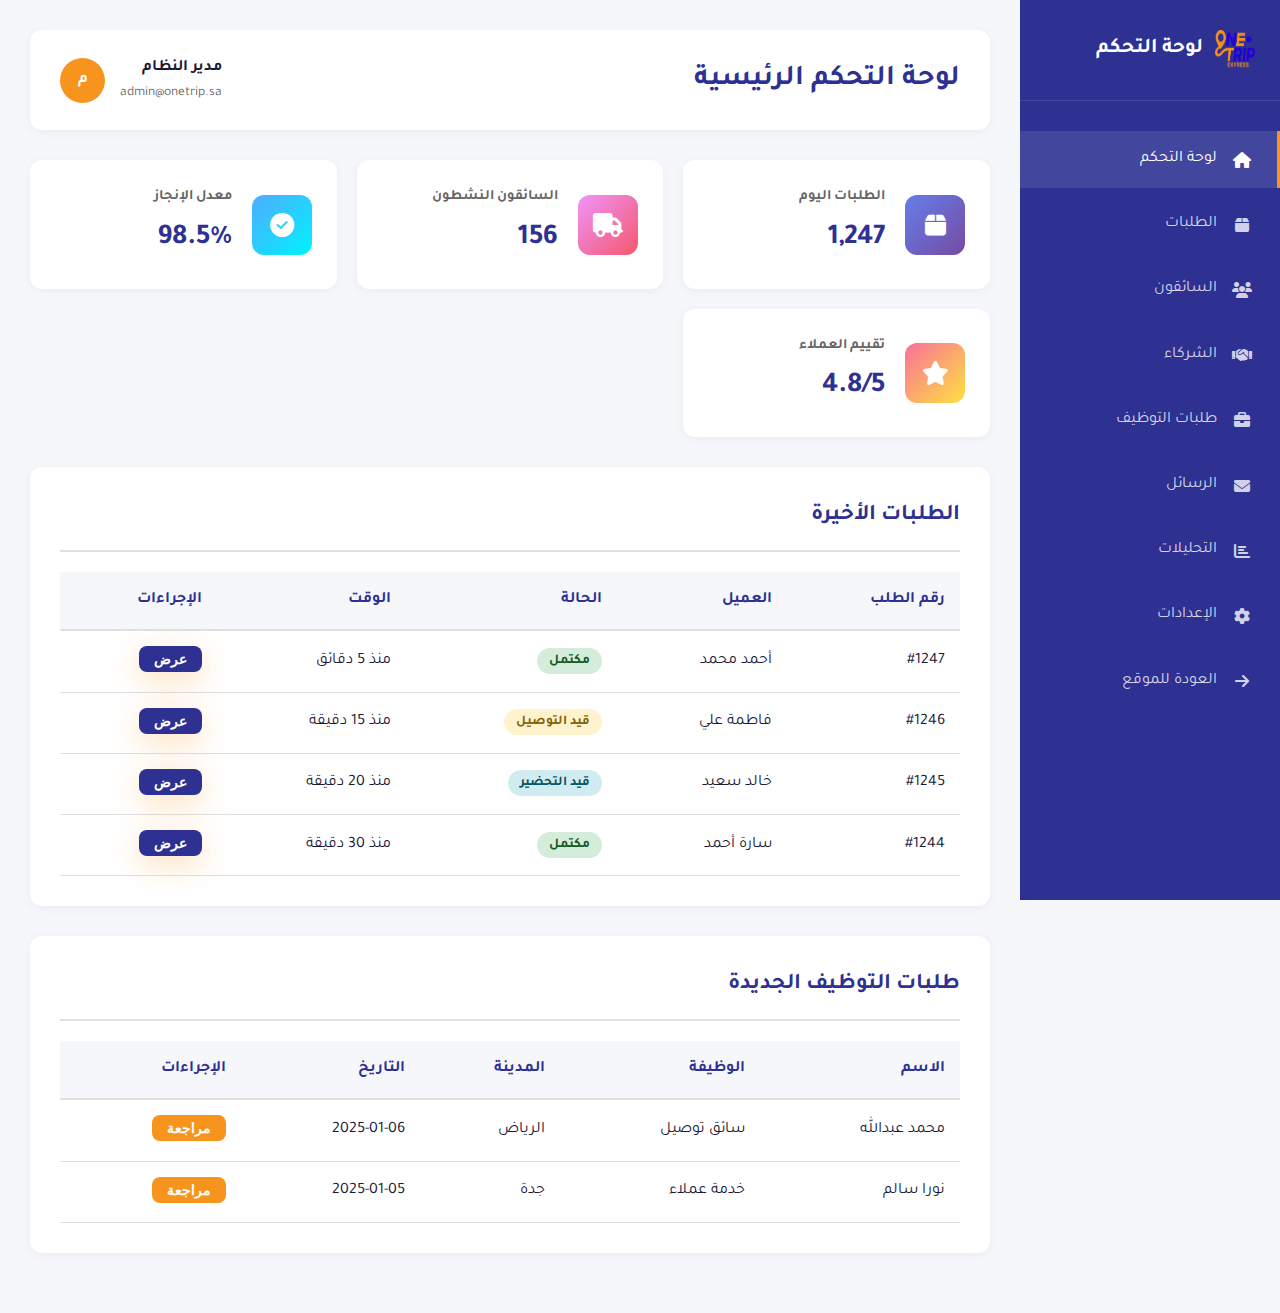
<file: admin/index.html>
<!DOCTYPE html>
<html lang="ar" dir="rtl">
<head>
    <meta charset="UTF-8">
    <meta name="viewport" content="width=device-width, initial-scale=1.0">
    <title>لوحة التحكم - OneTrip Express</title>
    <link rel="preconnect" href="https://fonts.googleapis.com">
    <link rel="preconnect" href="https://fonts.gstatic.com" crossorigin>
    <link href="https://fonts.googleapis.com/css2?family=Tajawal:wght@300;400;500;700;800;900&display=swap" rel="stylesheet">
    <link rel="stylesheet" href="https://cdnjs.cloudflare.com/ajax/libs/font-awesome/6.5.1/css/all.min.css">
    <link rel="stylesheet" href="../styles.css">
    <style>
        :root {
            --admin-primary: #2E3192;
            --admin-secondary: #F7941D;
            --admin-bg: #f5f7fa;
            --admin-card: #ffffff;
            --admin-text: #1a1a35;
            --admin-border: #e0e0e0;
        }

        * {
            margin: 0;
            padding: 0;
            box-sizing: border-box;
        }

        body {
            font-family: 'Tajawal', sans-serif;
            background: var(--admin-bg);
            color: var(--admin-text);
            direction: rtl;
        }

        .admin-container {
            display: flex;
            min-height: 100vh;
        }

        /* Sidebar */
        .sidebar {
            width: 260px;
            background: var(--admin-primary);
            color: white;
            padding: 30px 0;
            position: fixed;
            height: 100vh;
            overflow-y: auto;
        }

        .sidebar-header {
            padding: 0 25px 30px;
            border-bottom: 1px solid rgba(255,255,255,0.1);
            margin-bottom: 30px;
        }

        .sidebar-logo {
            display: flex;
            align-items: center;
            gap: 12px;
            color: white;
            text-decoration: none;
            font-size: 1.3rem;
            font-weight: 700;
        }

        .sidebar-logo img {
            width: 40px;
            height: 40px;
        }

        .sidebar-menu {
            list-style: none;
        }

        .sidebar-menu li {
            margin-bottom: 8px;
        }

        .sidebar-menu a {
            display: flex;
            align-items: center;
            gap: 15px;
            padding: 15px 25px;
            color: rgba(255,255,255,0.8);
            text-decoration: none;
            transition: all 0.3s;
            border-right: 3px solid transparent;
        }

        .sidebar-menu a:hover,
        .sidebar-menu a.active {
            background: rgba(255,255,255,0.1);
            color: white;
            border-right-color: var(--admin-secondary);
        }

        .sidebar-menu i {
            width: 20px;
            text-align: center;
        }

        /* Main Content */
        .main-content {
            flex: 1;
            margin-right: 260px;
            padding: 30px;
        }

        .admin-header {
            background: var(--admin-card);
            padding: 25px 30px;
            border-radius: 12px;
            margin-bottom: 30px;
            display: flex;
            justify-content: space-between;
            align-items: center;
            box-shadow: 0 2px 10px rgba(0,0,0,0.05);
        }

        .admin-header h1 {
            font-size: 1.8rem;
            color: var(--admin-primary);
        }

        .user-info {
            display: flex;
            align-items: center;
            gap: 15px;
        }

        .user-avatar {
            width: 45px;
            height: 45px;
            border-radius: 50%;
            background: var(--admin-secondary);
            display: flex;
            align-items: center;
            justify-content: center;
            color: white;
            font-weight: 600;
        }

        /* Stats Grid */
        .stats-grid {
            display: grid;
            grid-template-columns: repeat(auto-fit, minmax(250px, 1fr));
            gap: 20px;
            margin-bottom: 30px;
        }

        .stat-card {
            background: var(--admin-card);
            padding: 25px;
            border-radius: 12px;
            box-shadow: 0 2px 10px rgba(0,0,0,0.05);
            display: flex;
            align-items: center;
            gap: 20px;
        }

        .stat-icon {
            width: 60px;
            height: 60px;
            border-radius: 12px;
            display: flex;
            align-items: center;
            justify-content: center;
            font-size: 1.5rem;
            color: white;
        }

        .stat-icon.blue { background: linear-gradient(135deg, #667eea 0%, #764ba2 100%); }
        .stat-icon.orange { background: linear-gradient(135deg, #f093fb 0%, #f5576c 100%); }
        .stat-icon.green { background: linear-gradient(135deg, #4facfe 0%, #00f2fe 100%); }
        .stat-icon.yellow { background: linear-gradient(135deg, #fa709a 0%, #fee140 100%); }

        .stat-info h3 {
            font-size: 0.9rem;
            color: #666;
            margin-bottom: 5px;
        }

        .stat-info .stat-number {
            font-size: 1.8rem;
            font-weight: 700;
            color: var(--admin-primary);
        }

        /* Content Cards */
        .content-card {
            background: var(--admin-card);
            border-radius: 12px;
            padding: 30px;
            box-shadow: 0 2px 10px rgba(0,0,0,0.05);
            margin-bottom: 30px;
        }

        .content-card h2 {
            font-size: 1.4rem;
            color: var(--admin-primary);
            margin-bottom: 20px;
            padding-bottom: 15px;
            border-bottom: 2px solid var(--admin-border);
        }

        /* Table */
        .data-table {
            width: 100%;
            border-collapse: collapse;
        }

        .data-table th {
            background: var(--admin-bg);
            padding: 15px;
            text-align: right;
            font-weight: 600;
            color: var(--admin-primary);
            border-bottom: 2px solid var(--admin-border);
        }

        .data-table td {
            padding: 15px;
            border-bottom: 1px solid var(--admin-border);
        }

        .data-table tr:hover {
            background: var(--admin-bg);
        }

        .badge {
            padding: 6px 12px;
            border-radius: 20px;
            font-size: 0.85rem;
            font-weight: 600;
        }

        .badge-success { background: #d4edda; color: #155724; }
        .badge-warning { background: #fff3cd; color: #856404; }
        .badge-danger { background: #f8d7da; color: #721c24; }
        .badge-info { background: #d1ecf1; color: #0c5460; }

        .btn {
            padding: 10px 20px;
            border: none;
            border-radius: 8px;
            cursor: pointer;
            font-weight: 600;
            transition: all 0.3s;
            text-decoration: none;
            display: inline-block;
        }

        .btn-primary {
            background: var(--admin-primary);
            color: white;
        }

        .btn-primary:hover {
            background: #1E2062;
        }

        .btn-secondary {
            background: var(--admin-secondary);
            color: white;
        }

        .btn-secondary:hover {
            background: #E07D0A;
        }

        @media (max-width: 768px) {
            .sidebar {
                transform: translateX(100%);
                transition: transform 0.3s;
            }

            .sidebar.active {
                transform: translateX(0);
            }

            .main-content {
                margin-right: 0;
            }

            .stats-grid {
                grid-template-columns: 1fr;
            }
        }
    </style>
</head>
<body>
    <div class="admin-container">
        <!-- Sidebar -->
        <aside class="sidebar">
            <div class="sidebar-header">
                <a href="../index.html" class="sidebar-logo">
                    <img src="../assets/logo.png" alt="OneTrip">
                    <span>لوحة التحكم</span>
                </a>
            </div>
            <ul class="sidebar-menu">
                <li><a href="#dashboard" class="active"><i class="fas fa-home"></i> لوحة التحكم</a></li>
                <li><a href="#orders"><i class="fas fa-box"></i> الطلبات</a></li>
                <li><a href="#drivers"><i class="fas fa-users"></i> السائقون</a></li>
                <li><a href="#partners"><i class="fas fa-handshake"></i> الشركاء</a></li>
                <li><a href="#careers"><i class="fas fa-briefcase"></i> طلبات التوظيف</a></li>
                <li><a href="#messages"><i class="fas fa-envelope"></i> الرسائل</a></li>
                <li><a href="#analytics"><i class="fas fa-chart-bar"></i> التحليلات</a></li>
                <li><a href="#settings"><i class="fas fa-cog"></i> الإعدادات</a></li>
                <li><a href="../index.html"><i class="fas fa-arrow-right"></i> العودة للموقع</a></li>
            </ul>
        </aside>

        <!-- Main Content -->
        <main class="main-content">
            <div class="admin-header">
                <h1>لوحة التحكم الرئيسية</h1>
                <div class="user-info">
                    <div>
                        <strong>مدير النظام</strong>
                        <div style="font-size: 0.85rem; color: #666;">admin@onetrip.sa</div>
                    </div>
                    <div class="user-avatar">م</div>
                </div>
            </div>

            <!-- Stats -->
            <div class="stats-grid">
                <div class="stat-card">
                    <div class="stat-icon blue">
                        <i class="fas fa-box"></i>
                    </div>
                    <div class="stat-info">
                        <h3>الطلبات اليوم</h3>
                        <div class="stat-number">1,247</div>
                    </div>
                </div>
                <div class="stat-card">
                    <div class="stat-icon orange">
                        <i class="fas fa-truck"></i>
                    </div>
                    <div class="stat-info">
                        <h3>السائقون النشطون</h3>
                        <div class="stat-number">156</div>
                    </div>
                </div>
                <div class="stat-card">
                    <div class="stat-icon green">
                        <i class="fas fa-check-circle"></i>
                    </div>
                    <div class="stat-info">
                        <h3>معدل الإنجاز</h3>
                        <div class="stat-number">98.5%</div>
                    </div>
                </div>
                <div class="stat-card">
                    <div class="stat-icon yellow">
                        <i class="fas fa-star"></i>
                    </div>
                    <div class="stat-info">
                        <h3>تقييم العملاء</h3>
                        <div class="stat-number">4.8/5</div>
                    </div>
                </div>
            </div>

            <!-- Recent Orders -->
            <div class="content-card">
                <h2>الطلبات الأخيرة</h2>
                <table class="data-table">
                    <thead>
                        <tr>
                            <th>رقم الطلب</th>
                            <th>العميل</th>
                            <th>الحالة</th>
                            <th>الوقت</th>
                            <th>الإجراءات</th>
                        </tr>
                    </thead>
                    <tbody>
                        <tr>
                            <td>#1247</td>
                            <td>أحمد محمد</td>
                            <td><span class="badge badge-success">مكتمل</span></td>
                            <td>منذ 5 دقائق</td>
                            <td>
                                <button class="btn btn-primary" style="padding: 5px 15px; font-size: 0.85rem;">عرض</button>
                            </td>
                        </tr>
                        <tr>
                            <td>#1246</td>
                            <td>فاطمة علي</td>
                            <td><span class="badge badge-warning">قيد التوصيل</span></td>
                            <td>منذ 15 دقيقة</td>
                            <td>
                                <button class="btn btn-primary" style="padding: 5px 15px; font-size: 0.85rem;">عرض</button>
                            </td>
                        </tr>
                        <tr>
                            <td>#1245</td>
                            <td>خالد سعيد</td>
                            <td><span class="badge badge-info">قيد التحضير</span></td>
                            <td>منذ 20 دقيقة</td>
                            <td>
                                <button class="btn btn-primary" style="padding: 5px 15px; font-size: 0.85rem;">عرض</button>
                            </td>
                        </tr>
                        <tr>
                            <td>#1244</td>
                            <td>سارة أحمد</td>
                            <td><span class="badge badge-success">مكتمل</span></td>
                            <td>منذ 30 دقيقة</td>
                            <td>
                                <button class="btn btn-primary" style="padding: 5px 15px; font-size: 0.85rem;">عرض</button>
                            </td>
                        </tr>
                    </tbody>
                </table>
            </div>

            <!-- Job Applications -->
            <div class="content-card">
                <h2>طلبات التوظيف الجديدة</h2>
                <table class="data-table">
                    <thead>
                        <tr>
                            <th>الاسم</th>
                            <th>الوظيفة</th>
                            <th>المدينة</th>
                            <th>التاريخ</th>
                            <th>الإجراءات</th>
                        </tr>
                    </thead>
                    <tbody>
                        <tr>
                            <td>محمد عبدالله</td>
                            <td>سائق توصيل</td>
                            <td>الرياض</td>
                            <td>2025-01-06</td>
                            <td>
                                <button class="btn btn-secondary" style="padding: 5px 15px; font-size: 0.85rem;">مراجعة</button>
                            </td>
                        </tr>
                        <tr>
                            <td>نورا سالم</td>
                            <td>خدمة عملاء</td>
                            <td>جدة</td>
                            <td>2025-01-05</td>
                            <td>
                                <button class="btn btn-secondary" style="padding: 5px 15px; font-size: 0.85rem;">مراجعة</button>
                            </td>
                        </tr>
                    </tbody>
                </table>
            </div>
        </main>
    </div>

    <script>
        // Sidebar toggle for mobile
        document.querySelectorAll('.sidebar-menu a').forEach(link => {
            link.addEventListener('click', function(e) {
                if (this.getAttribute('href').startsWith('#')) {
                    e.preventDefault();
                    document.querySelectorAll('.sidebar-menu a').forEach(a => a.classList.remove('active'));
                    this.classList.add('active');
                }
            });
        });
    </script>
</body>
</html>
</file>
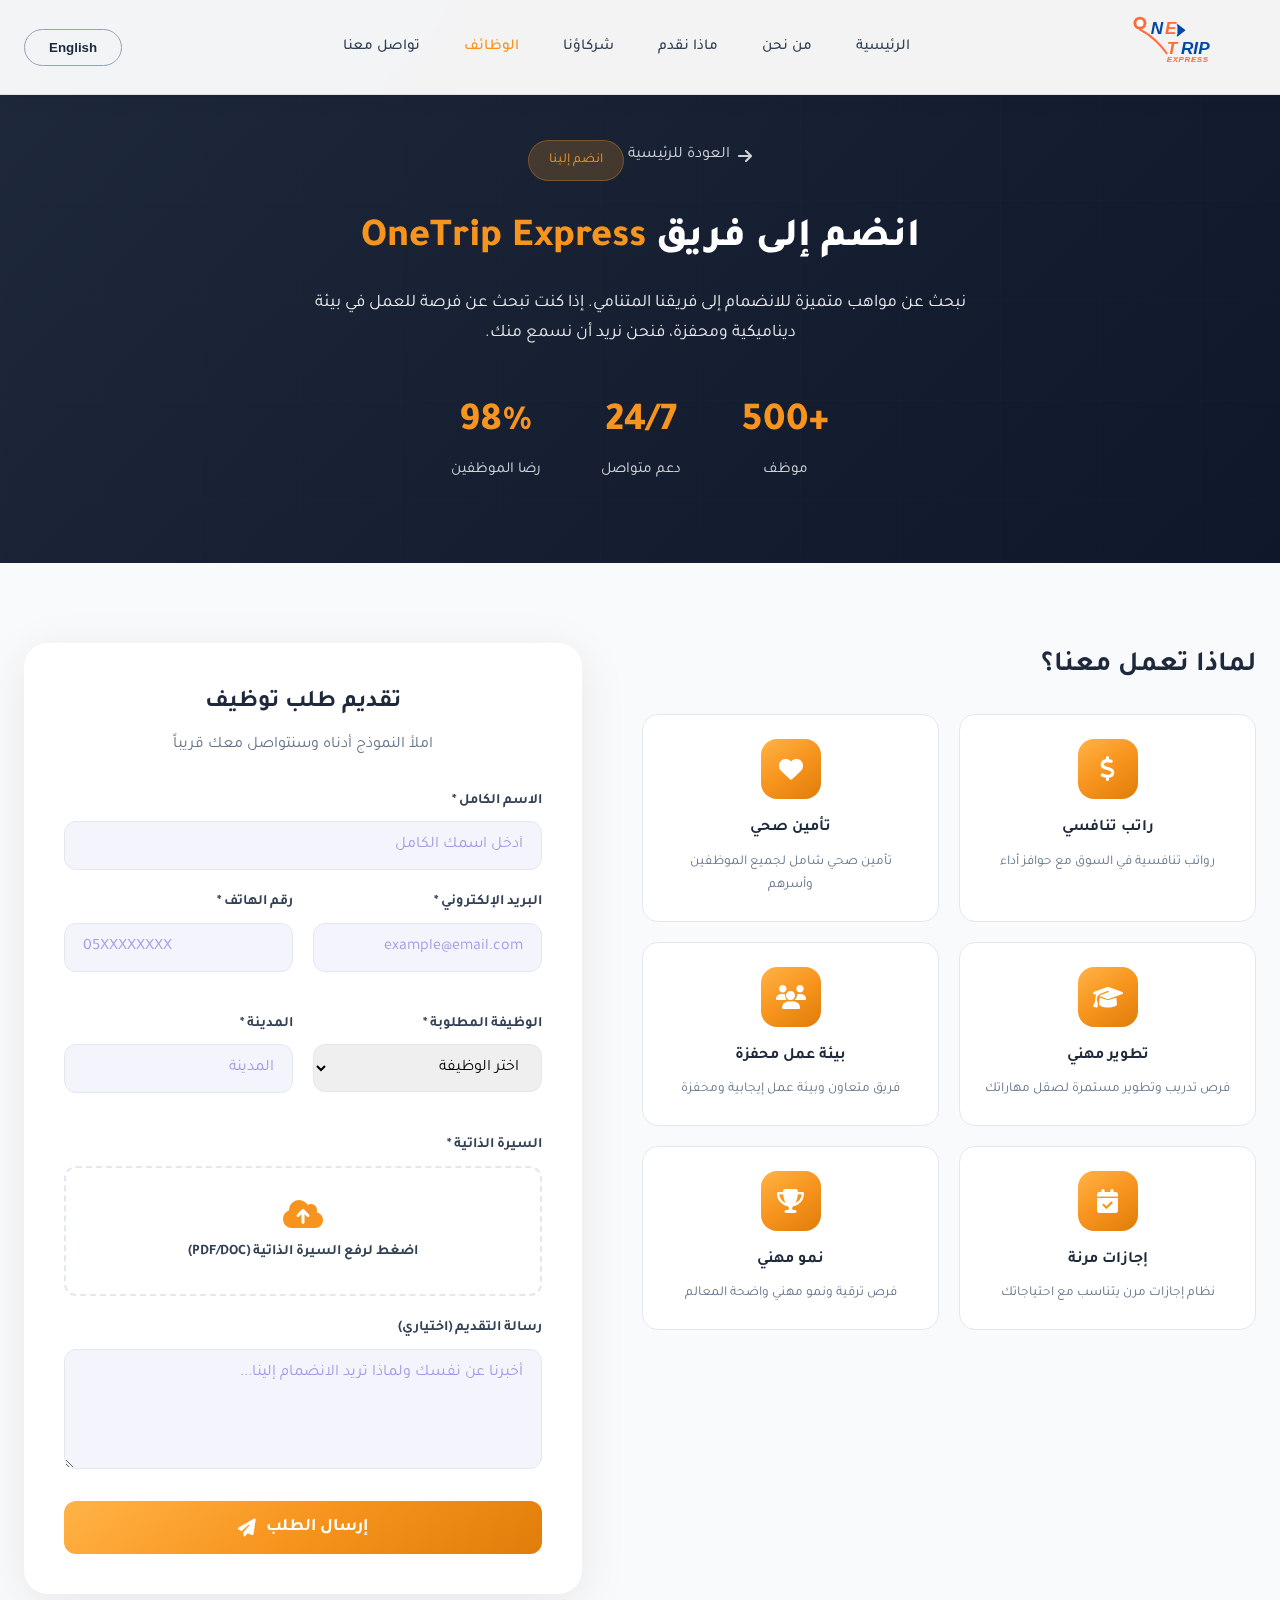
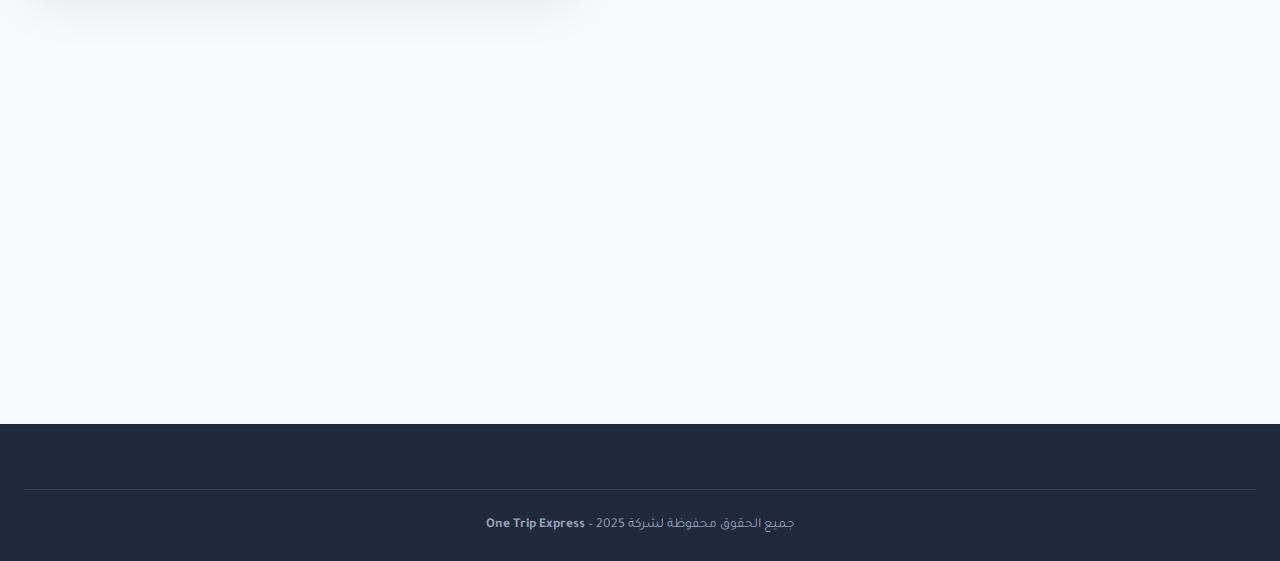
<file: careers.html>
<!DOCTYPE html>
<html lang="ar" dir="rtl">
<head>
    <meta charset="UTF-8">
    <meta name="viewport" content="width=device-width, initial-scale=1.0">
    <title>الوظائف | One Trip Express</title>
    <meta name="description" content="انضم إلى فريق One Trip Express - وظائف متاحة في مجال التوصيل والخدمات اللوجستية">
    
    <link rel="preconnect" href="https://fonts.googleapis.com">
    <link rel="preconnect" href="https://fonts.gstatic.com" crossorigin>
    <link href="https://fonts.googleapis.com/css2?family=Tajawal:wght@300;400;500;600;700;800;900&family=Inter:wght@300;400;500;600;700;800;900&display=swap" rel="stylesheet">
    <link rel="stylesheet" href="https://cdnjs.cloudflare.com/ajax/libs/font-awesome/6.5.1/css/all.min.css">
    <link href="https://unpkg.com/aos@2.3.1/dist/aos.css" rel="stylesheet">
    <link rel="stylesheet" href="styles.css?v=2026.01.08.fix2">
    <style>
        .careers-page-hero {
            background: linear-gradient(135deg, #1E293B 0%, #0F172A 100%);
            padding: 140px 0 80px;
            position: relative;
            overflow: hidden;
        }
        
        .careers-page-hero-bg {
            position: absolute;
            inset: 0;
            background: url('data:image/svg+xml,<svg width="100" height="100" xmlns="http://www.w3.org/2000/svg"><defs><pattern id="grid" width="100" height="100" patternUnits="userSpaceOnUse"><path d="M 100 0 L 0 0 0 100" fill="none" stroke="rgba(247,148,29,0.05)" stroke-width="1"/></pattern></defs><rect width="100%" height="100%" fill="url(%23grid)"/></svg>');
            opacity: 0.3;
        }
        
        .careers-page-hero-content {
            position: relative;
            z-index: 1;
            text-align: center;
            color: white;
        }
        
        .careers-page-hero-badge {
            display: inline-block;
            padding: 8px 20px;
            background: rgba(247, 148, 29, 0.2);
            border: 1px solid rgba(247, 148, 29, 0.3);
            border-radius: 9999px;
            font-size: 0.85rem;
            color: #F7941D;
            margin-bottom: 24px;
        }
        
        .careers-page-hero-title {
            font-size: 2.5rem;
            font-weight: 800;
            margin-bottom: 16px;
        }
        
        .careers-page-hero-title .highlight {
            color: #F7941D;
        }
        
        .careers-page-hero-desc {
            font-size: 1.1rem;
            opacity: 0.9;
            max-width: 700px;
            margin: 0 auto 40px;
        }
        
        .careers-stats {
            display: flex;
            justify-content: center;
            gap: 60px;
        }
        
        .careers-stat-item {
            text-align: center;
        }
        
        .careers-stat-item .number {
            font-size: 2.5rem;
            font-weight: 800;
            color: #F7941D;
        }
        
        .careers-stat-item .label {
            font-size: 0.95rem;
            opacity: 0.8;
        }
        
        .careers-page-section {
            padding: 80px 0;
            background: #F8FAFC;
        }
        
        .careers-page-grid {
            display: grid;
            grid-template-columns: 1.1fr 1fr;
            gap: 60px;
            align-items: start;
        }
        
        .back-link {
            display: inline-flex;
            align-items: center;
            gap: 8px;
            color: white;
            text-decoration: none;
            margin-bottom: 20px;
            opacity: 0.8;
            transition: opacity 0.3s;
        }
        
        .back-link:hover {
            opacity: 1;
        }
        
        /* Benefits Section */
        .benefits-section h2 {
            font-size: 1.75rem;
            color: #1E293B;
            margin-bottom: 24px;
        }
        
        .benefits-grid {
            display: grid;
            grid-template-columns: repeat(2, 1fr);
            gap: 20px;
            margin-bottom: 50px;
        }
        
        .benefit-card {
            background: white;
            border: 1px solid #E2E8F0;
            border-radius: 16px;
            padding: 24px;
            text-align: center;
            transition: all 0.3s ease;
        }
        
        .benefit-card:hover {
            border-color: #F7941D;
            transform: translateY(-5px);
            box-shadow: 0 10px 30px rgba(247, 148, 29, 0.1);
        }
        
        .benefit-card-icon {
            width: 60px;
            height: 60px;
            background: linear-gradient(145deg, #FFB347 0%, #F7941D 50%, #E07D0A 100%);
            border-radius: 16px;
            display: flex;
            align-items: center;
            justify-content: center;
            margin: 0 auto 16px;
            color: white;
            font-size: 1.5rem;
        }
        
        .benefit-card h4 {
            font-size: 1rem;
            color: #1E293B;
            margin-bottom: 8px;
        }
        
        .benefit-card p {
            font-size: 0.85rem;
            color: #64748B;
        }
        
        /* Positions Section */
        .positions-section h3 {
            font-size: 1.5rem;
            color: #1E293B;
            margin-bottom: 24px;
        }
        
        .positions-grid {
            display: grid;
            grid-template-columns: repeat(2, 1fr);
            gap: 16px;
        }
        
        .position-card {
            background: white;
            border: 1px solid #E2E8F0;
            border-radius: 12px;
            padding: 20px;
            text-align: center;
            transition: all 0.3s ease;
        }
        
        .position-card:hover {
            border-color: #F7941D;
            background: rgba(247, 148, 29, 0.02);
        }
        
        .position-icon {
            width: 50px;
            height: 50px;
            background: linear-gradient(145deg, #FFB347 0%, #F7941D 50%, #E07D0A 100%);
            border-radius: 12px;
            display: flex;
            align-items: center;
            justify-content: center;
            margin: 0 auto 12px;
            color: white;
            font-size: 1.25rem;
        }
        
        .position-card h4 {
            font-size: 0.95rem;
            color: #1E293B;
            margin-bottom: 4px;
        }
        
        .position-card p {
            font-size: 0.8rem;
            color: #64748B;
        }
        
        /* Form Section */
        .careers-form-card {
            background: white;
            border-radius: 24px;
            padding: 40px;
            box-shadow: 0 10px 50px rgba(0,0,0,0.08);
            position: sticky;
            top: 100px;
        }
        
        .careers-form-card h3 {
            font-size: 1.5rem;
            color: #1E293B;
            margin-bottom: 8px;
            text-align: center;
        }
        
        .careers-form-card .form-subtitle {
            text-align: center;
            color: #64748B;
            margin-bottom: 30px;
        }
        
        .form-row {
            margin-bottom: 20px;
        }
        
        .form-row.two-cols {
            display: grid;
            grid-template-columns: 1fr 1fr;
            gap: 20px;
        }
        
        .form-group label {
            display: block;
            margin-bottom: 8px;
            font-weight: 600;
            color: #334155;
            font-size: 0.9rem;
        }
        
        .form-group input,
        .form-group select,
        .form-group textarea {
            width: 100%;
            padding: 14px 18px;
            border: 1px solid #E2E8F0;
            border-radius: 12px;
            font-family: inherit;
            font-size: 1rem;
            transition: all 0.3s ease;
        }
        
        .form-group input:focus,
        .form-group select:focus,
        .form-group textarea:focus {
            outline: none;
            border-color: #F7941D;
            box-shadow: 0 0 0 3px rgba(247, 148, 29, 0.1);
        }
        
        .file-upload {
            border: 2px dashed #E2E8F0;
            border-radius: 12px;
            padding: 30px;
            text-align: center;
            cursor: pointer;
            transition: all 0.3s ease;
        }
        
        .file-upload:hover {
            border-color: #F7941D;
            background: rgba(247, 148, 29, 0.02);
        }
        
        .file-upload i {
            font-size: 2rem;
            color: #F7941D;
            margin-bottom: 10px;
        }
        
        .file-upload input {
            display: none;
        }
        
        .submit-btn {
            width: 100%;
            padding: 16px;
            background: linear-gradient(145deg, #FFB347 0%, #F7941D 50%, #E07D0A 100%);
            color: white;
            border: none;
            border-radius: 12px;
            font-size: 1.1rem;
            font-weight: 600;
            cursor: pointer;
            display: flex;
            align-items: center;
            justify-content: center;
            gap: 10px;
            transition: all 0.3s ease;
            font-family: inherit;
        }
        
        .submit-btn:hover {
            transform: translateY(-3px);
            box-shadow: 0 10px 30px rgba(247, 148, 29, 0.4);
        }
        
        @media (max-width: 1024px) {
            .careers-page-grid {
                grid-template-columns: 1fr;
            }
            
            .careers-form-card {
                position: static;
            }
        }
        
        @media (max-width: 768px) {
            .careers-page-hero-title {
                font-size: 1.75rem;
            }
            
            .careers-stats {
                flex-direction: column;
                gap: 25px;
            }
            
            .benefits-grid,
            .positions-grid,
            .form-row.two-cols {
                grid-template-columns: 1fr;
            }
        }
    </style>
</head>
<body>
    <!-- Navigation -->
    <nav class="nav scrolled" id="nav">
        <div class="nav-container">
            <a href="index.html" class="nav-logo">
                <img src="assets/logo.svg" alt="One Trip Express">
            </a>
            <div class="nav-menu" id="navMenu">
                <a href="index.html" class="nav-link" data-ar="الرئيسية" data-en="Home">الرئيسية</a>
                <a href="index.html#about" class="nav-link" data-ar="من نحن" data-en="About">من نحن</a>
                <a href="index.html#services" class="nav-link" data-ar="ماذا نقدم" data-en="Services">ماذا نقدم</a>
                <a href="index.html#partners" class="nav-link" data-ar="شركاؤنا" data-en="Partners">شركاؤنا</a>
                <a href="careers.html" class="nav-link active" data-ar="الوظائف" data-en="Careers">الوظائف</a>
                <a href="index.html#contact" class="nav-link" data-ar="تواصل معنا" data-en="Contact">تواصل معنا</a>
            </div>
            <div class="nav-actions">
                <button class="lang-btn" id="langBtn" onclick="toggleLanguage()">English</button>
                <button class="nav-toggle" onclick="toggleNav()">
                    <span></span><span></span><span></span>
                </button>
            </div>
        </div>
    </nav>

    <!-- Careers Hero -->
    <section class="careers-page-hero">
        <div class="careers-page-hero-bg"></div>
        <div class="container">
            <div class="careers-page-hero-content" data-aos="fade-up">
                <a href="index.html" class="back-link">
                    <i class="fas fa-arrow-right"></i>
                    <span data-ar="العودة للرئيسية" data-en="Back to Home">العودة للرئيسية</span>
                </a>
                <span class="careers-page-hero-badge" data-ar="انضم إلينا" data-en="Join Us">انضم إلينا</span>
                <h1 class="careers-page-hero-title" data-ar="انضم إلى فريق <span class='highlight'>OneTrip Express</span>" data-en="Join the <span class='highlight'>OneTrip Express</span> Team">انضم إلى فريق <span class="highlight">OneTrip Express</span></h1>
                <p class="careers-page-hero-desc" data-ar="نبحث عن مواهب متميزة للانضمام إلى فريقنا المتنامي. إذا كنت تبحث عن فرصة للعمل في بيئة ديناميكية ومحفزة، فنحن نريد أن نسمع منك." data-en="We are looking for exceptional talents to join our growing team. If you're looking for an opportunity to work in a dynamic and stimulating environment, we want to hear from you.">
                    نبحث عن مواهب متميزة للانضمام إلى فريقنا المتنامي. إذا كنت تبحث عن فرصة للعمل في بيئة ديناميكية ومحفزة، فنحن نريد أن نسمع منك.
                </p>
                
                <div class="careers-stats">
                    <div class="careers-stat-item">
                        <div class="number">+500</div>
                        <div class="label" data-ar="موظف" data-en="Employees">موظف</div>
                    </div>
                    <div class="careers-stat-item">
                        <div class="number">24/7</div>
                        <div class="label" data-ar="دعم متواصل" data-en="Support">دعم متواصل</div>
                    </div>
                    <div class="careers-stat-item">
                        <div class="number">98%</div>
                        <div class="label" data-ar="رضا الموظفين" data-en="Employee Satisfaction">رضا الموظفين</div>
                    </div>
                </div>
            </div>
        </div>
    </section>

    <!-- Careers Section -->
    <section class="careers-page-section">
        <div class="container">
            <div class="careers-page-grid">
                <!-- Left Side -->
                <div class="careers-left-content">
                    <div class="benefits-section" data-aos="fade-right">
                        <h2 data-ar="لماذا تعمل معنا؟" data-en="Why Work With Us?">لماذا تعمل معنا؟</h2>
                        
                        <div class="benefits-grid">
                            <div class="benefit-card">
                                <div class="benefit-card-icon"><i class="fas fa-dollar-sign"></i></div>
                                <h4 data-ar="راتب تنافسي" data-en="Competitive Salary">راتب تنافسي</h4>
                                <p data-ar="رواتب تنافسية في السوق مع حوافز أداء" data-en="Competitive market salaries with performance incentives">رواتب تنافسية في السوق مع حوافز أداء</p>
                            </div>
                            
                            <div class="benefit-card">
                                <div class="benefit-card-icon"><i class="fas fa-heart"></i></div>
                                <h4 data-ar="تأمين صحي" data-en="Health Insurance">تأمين صحي</h4>
                                <p data-ar="تأمين صحي شامل لجميع الموظفين وأسرهم" data-en="Comprehensive health insurance for all employees">تأمين صحي شامل لجميع الموظفين وأسرهم</p>
                            </div>
                            
                            <div class="benefit-card">
                                <div class="benefit-card-icon"><i class="fas fa-graduation-cap"></i></div>
                                <h4 data-ar="تطوير مهني" data-en="Professional Development">تطوير مهني</h4>
                                <p data-ar="فرص تدريب وتطوير مستمرة لصقل مهاراتك" data-en="Continuous training and development opportunities">فرص تدريب وتطوير مستمرة لصقل مهاراتك</p>
                            </div>
                            
                            <div class="benefit-card">
                                <div class="benefit-card-icon"><i class="fas fa-users"></i></div>
                                <h4 data-ar="بيئة عمل محفزة" data-en="Great Work Environment">بيئة عمل محفزة</h4>
                                <p data-ar="فريق متعاون وبيئة عمل إيجابية ومحفزة" data-en="Collaborative team and positive work environment">فريق متعاون وبيئة عمل إيجابية ومحفزة</p>
                            </div>
                            
                            <div class="benefit-card">
                                <div class="benefit-card-icon"><i class="fas fa-calendar-check"></i></div>
                                <h4 data-ar="إجازات مرنة" data-en="Flexible Leave">إجازات مرنة</h4>
                                <p data-ar="نظام إجازات مرن يتناسب مع احتياجاتك" data-en="Flexible leave system that suits your needs">نظام إجازات مرن يتناسب مع احتياجاتك</p>
                            </div>
                            
                            <div class="benefit-card">
                                <div class="benefit-card-icon"><i class="fas fa-trophy"></i></div>
                                <h4 data-ar="نمو مهني" data-en="Career Growth">نمو مهني</h4>
                                <p data-ar="فرص ترقية ونمو مهني واضحة المعالم" data-en="Clear promotion and career growth opportunities">فرص ترقية ونمو مهني واضحة المعالم</p>
                            </div>
                        </div>
                    </div>
                    
                    <div class="positions-section" data-aos="fade-right" data-aos-delay="200">
                        <h3 data-ar="الوظائف المتاحة حالياً" data-en="Currently Available Positions">الوظائف المتاحة حالياً</h3>
                        
                        <div class="positions-grid">
                            <div class="position-card">
                                <div class="position-icon"><i class="fas fa-truck"></i></div>
                                <h4 data-ar="سائق توصيل" data-en="Delivery Driver">سائق توصيل</h4>
                                <p data-ar="نبحث عن سائقين محترفين" data-en="Looking for professional drivers">نبحث عن سائقين محترفين</p>
                            </div>
                            
                            <div class="position-card">
                                <div class="position-icon"><i class="fas fa-headset"></i></div>
                                <h4 data-ar="خدمة عملاء" data-en="Customer Service">خدمة عملاء</h4>
                                <p data-ar="للدعم الفني والمساعدة" data-en="For technical support">للدعم الفني والمساعدة</p>
                            </div>
                            
                            <div class="position-card">
                                <div class="position-icon"><i class="fas fa-clipboard-check"></i></div>
                                <h4 data-ar="مشرف عمليات" data-en="Operations Supervisor">مشرف عمليات</h4>
                                <p data-ar="إدارة العمليات اليومية" data-en="Manage daily operations">إدارة العمليات اليومية</p>
                            </div>
                            
                            <div class="position-card">
                                <div class="position-icon"><i class="fas fa-code"></i></div>
                                <h4 data-ar="مطور برمجيات" data-en="Software Developer">مطور برمجيات</h4>
                                <p data-ar="تطوير الأنظمة والتطبيقات" data-en="Develop systems and apps">تطوير الأنظمة والتطبيقات</p>
                            </div>
                            
                            <div class="position-card">
                                <div class="position-icon"><i class="fas fa-calculator"></i></div>
                                <h4 data-ar="محاسب" data-en="Accountant">محاسب</h4>
                                <p data-ar="إدارة الحسابات المالية" data-en="Manage financial accounts">إدارة الحسابات المالية</p>
                            </div>
                            
                            <div class="position-card">
                                <div class="position-icon"><i class="fas fa-user-tie"></i></div>
                                <h4 data-ar="مدير مبيعات" data-en="Sales Manager">مدير مبيعات</h4>
                                <p data-ar="تطوير الأعمال والمبيعات" data-en="Business development">تطوير الأعمال والمبيعات</p>
                            </div>
                        </div>
                    </div>
                </div>
                
                <!-- Right Side: Form -->
                <div class="careers-form-card" data-aos="fade-left">
                    <h3 data-ar="تقديم طلب توظيف" data-en="Submit Job Application">تقديم طلب توظيف</h3>
                    <p class="form-subtitle" data-ar="املأ النموذج أدناه وسنتواصل معك قريباً" data-en="Fill out the form below and we'll contact you soon">املأ النموذج أدناه وسنتواصل معك قريباً</p>
                    
                    <form id="careersForm">
                        <div class="form-row">
                            <div class="form-group">
                                <label data-ar="الاسم الكامل *" data-en="Full Name *">الاسم الكامل *</label>
                                <input type="text" name="fullName" required placeholder="أدخل اسمك الكامل">
                            </div>
                        </div>
                        
                        <div class="form-row two-cols">
                            <div class="form-group">
                                <label data-ar="البريد الإلكتروني *" data-en="Email *">البريد الإلكتروني *</label>
                                <input type="email" name="email" required placeholder="example@email.com">
                            </div>
                            <div class="form-group">
                                <label data-ar="رقم الهاتف *" data-en="Phone *">رقم الهاتف *</label>
                                <input type="tel" name="phone" required placeholder="05XXXXXXXX">
                            </div>
                        </div>
                        
                        <div class="form-row two-cols">
                            <div class="form-group">
                                <label data-ar="الوظيفة المطلوبة *" data-en="Desired Position *">الوظيفة المطلوبة *</label>
                                <select name="position" required>
                                    <option value="" data-ar="اختر الوظيفة" data-en="Select Position">اختر الوظيفة</option>
                                    <option value="driver" data-ar="سائق توصيل" data-en="Delivery Driver">سائق توصيل</option>
                                    <option value="customer-service" data-ar="خدمة عملاء" data-en="Customer Service">خدمة عملاء</option>
                                    <option value="operations" data-ar="مشرف عمليات" data-en="Operations Supervisor">مشرف عمليات</option>
                                    <option value="developer" data-ar="مطور برمجيات" data-en="Software Developer">مطور برمجيات</option>
                                    <option value="accountant" data-ar="محاسب" data-en="Accountant">محاسب</option>
                                    <option value="sales" data-ar="مدير مبيعات" data-en="Sales Manager">مدير مبيعات</option>
                                    <option value="other" data-ar="أخرى" data-en="Other">أخرى</option>
                                </select>
                            </div>
                            <div class="form-group">
                                <label data-ar="المدينة *" data-en="City *">المدينة *</label>
                                <input type="text" name="city" required placeholder="المدينة">
                            </div>
                        </div>
                        
                        <div class="form-row">
                            <div class="form-group">
                                <label data-ar="السيرة الذاتية *" data-en="Resume *">السيرة الذاتية *</label>
                                <label class="file-upload" for="resumeFile">
                                    <i class="fas fa-cloud-upload-alt"></i>
                                    <p data-ar="اضغط لرفع السيرة الذاتية (PDF/DOC)" data-en="Click to upload resume (PDF/DOC)">اضغط لرفع السيرة الذاتية (PDF/DOC)</p>
                                    <input type="file" id="resumeFile" name="resume" accept=".pdf,.doc,.docx" required>
                                </label>
                                <span id="fileName" style="color: #64748B; font-size: 0.85rem; margin-top: 8px; display: block;"></span>
                            </div>
                        </div>
                        
                        <div class="form-row">
                            <div class="form-group">
                                <label data-ar="رسالة التقديم (اختياري)" data-en="Cover Letter (Optional)">رسالة التقديم (اختياري)</label>
                                <textarea name="coverLetter" rows="4" placeholder="أخبرنا عن نفسك ولماذا تريد الانضمام إلينا..."></textarea>
                            </div>
                        </div>
                        
                        <button type="submit" class="submit-btn">
                            <span data-ar="إرسال الطلب" data-en="Submit Application">إرسال الطلب</span>
                            <i class="fas fa-paper-plane"></i>
                        </button>
                    </form>
                </div>
            </div>
        </div>
    </section>

    <!-- Footer -->
    <footer class="footer">
        <div class="container">
            <div class="footer-bottom">
                <p data-ar="جميع الحقوق محفوظة لشركة" data-en="All rights reserved to">جميع الحقوق محفوظة لشركة <strong>One Trip Express</strong> – 2025</p>
            </div>
        </div>
    </footer>

    <script src="https://unpkg.com/aos@2.3.1/dist/aos.js"></script>
    <script>
        AOS.init({
            duration: 800,
            easing: 'ease-out-cubic',
            once: true
        });
        
        // Language Toggle
        function toggleLanguage() {
            const html = document.documentElement;
            const isArabic = html.lang === 'ar';
            
            html.lang = isArabic ? 'en' : 'ar';
            html.dir = isArabic ? 'ltr' : 'rtl';
            document.getElementById('langBtn').textContent = isArabic ? 'العربية' : 'English';
            
            document.querySelectorAll('[data-ar][data-en]').forEach(el => {
                el.textContent = isArabic ? el.dataset.en : el.dataset.ar;
                if (el.placeholder) {
                    el.placeholder = isArabic ? el.dataset.en : el.dataset.ar;
                }
            });
            
            document.querySelectorAll('[data-ar]').forEach(el => {
                if (el.innerHTML.includes('<span')) {
                    el.innerHTML = isArabic ? el.dataset.en : el.dataset.ar;
                }
            });
        }
        
        // Nav Toggle
        function toggleNav() {
            document.getElementById('navMenu').classList.toggle('active');
        }
        
        // File Upload
        document.getElementById('resumeFile').addEventListener('change', function() {
            const fileName = this.files[0] ? this.files[0].name : '';
            document.getElementById('fileName').textContent = fileName;
        });
        
        // Form Submit
        document.getElementById('careersForm').addEventListener('submit', function(e) {
            e.preventDefault();
            const isArabic = document.documentElement.lang === 'ar';
            alert(isArabic ? 'تم إرسال طلبك بنجاح! سيتم التواصل معك قريباً.' : 'Your application has been submitted! We will contact you soon.');
            this.reset();
            document.getElementById('fileName').textContent = '';
        });
    </script>
</body>
</html>
</file>
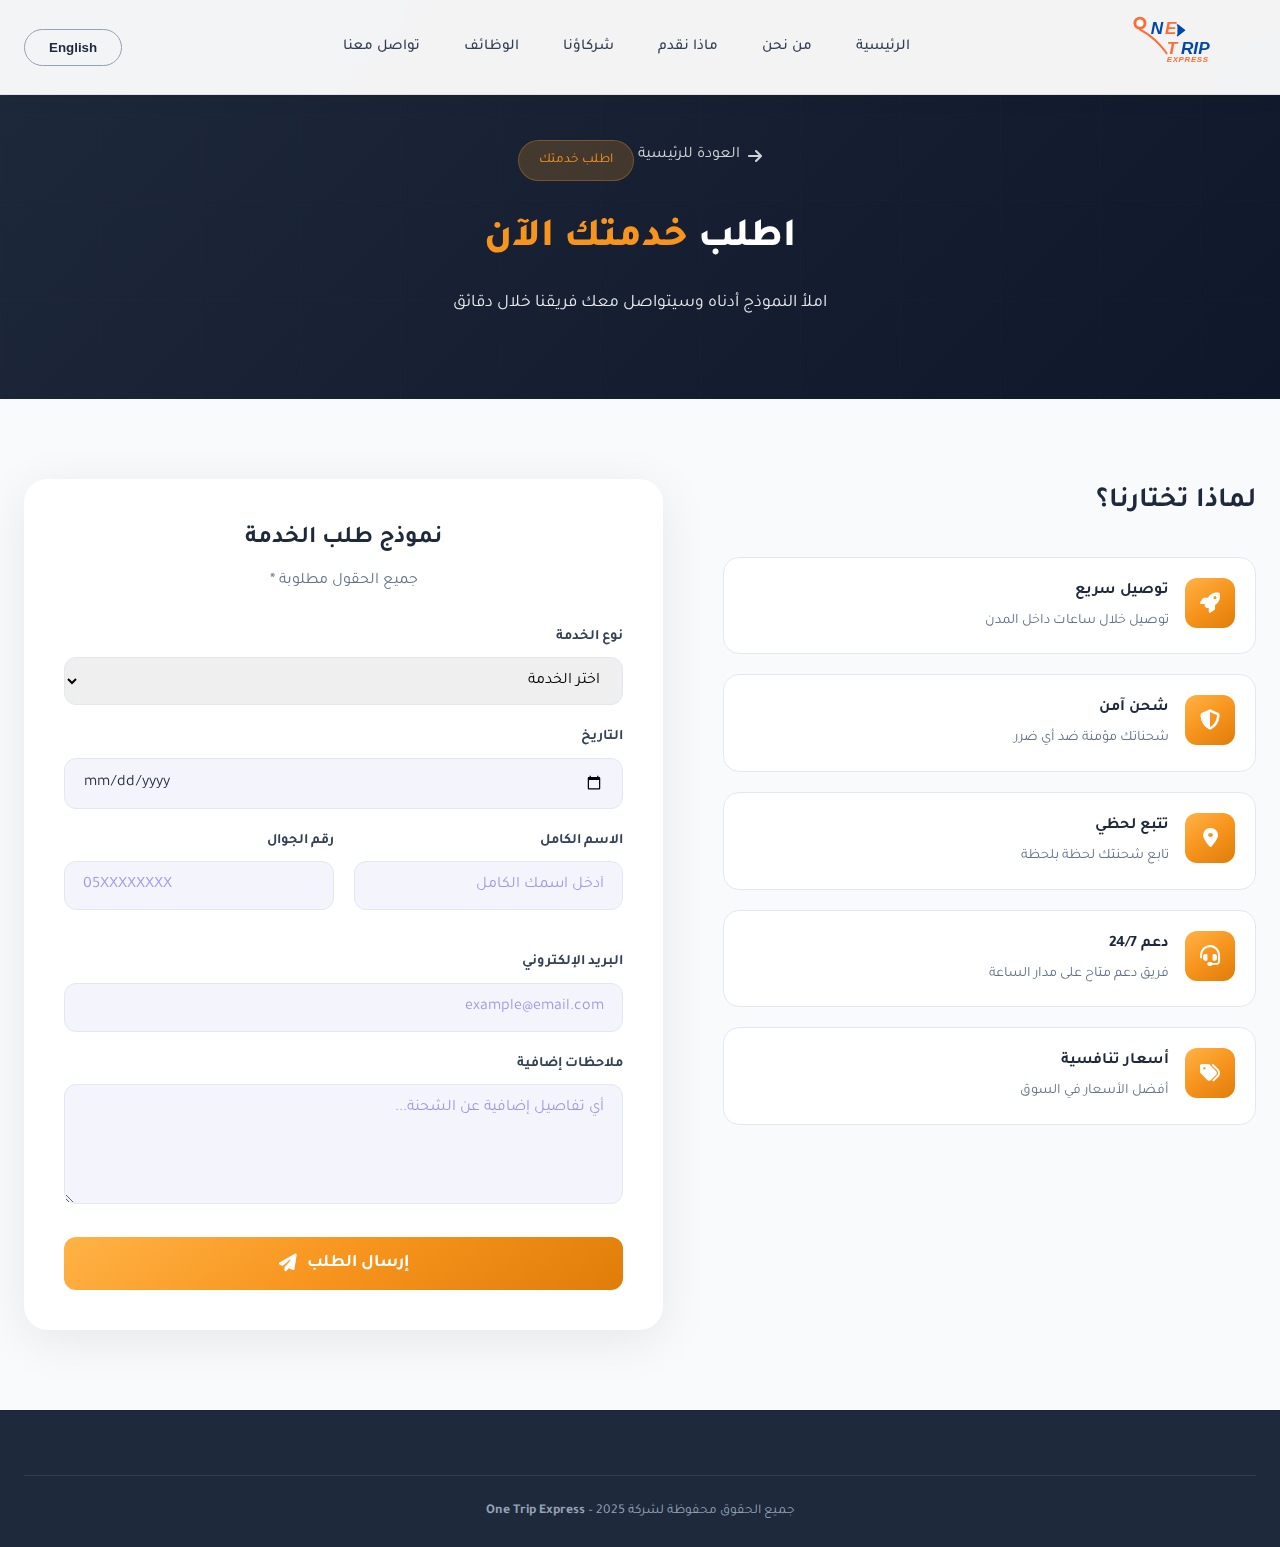
<file: order.html>
<!DOCTYPE html>
<html lang="ar" dir="rtl">
<head>
    <meta charset="UTF-8">
    <meta name="viewport" content="width=device-width, initial-scale=1.0">
    <title>اطلب خدمتك | One Trip Express</title>
    <meta name="description" content="اطلب خدمة التوصيل من One Trip Express - توصيل سريع وآمن داخل المملكة">
    
    <link rel="preconnect" href="https://fonts.googleapis.com">
    <link rel="preconnect" href="https://fonts.gstatic.com" crossorigin>
    <link href="https://fonts.googleapis.com/css2?family=Tajawal:wght@300;400;500;600;700;800;900&family=Inter:wght@300;400;500;600;700;800;900&display=swap" rel="stylesheet">
    <link rel="stylesheet" href="https://cdnjs.cloudflare.com/ajax/libs/font-awesome/6.5.1/css/all.min.css">
    <link href="https://unpkg.com/aos@2.3.1/dist/aos.css" rel="stylesheet">
    <link rel="stylesheet" href="styles.css?v=2026.01.08.fix2">
    <style>
        .page-hero {
            background: linear-gradient(135deg, #1E293B 0%, #0F172A 100%);
            padding: 140px 0 80px;
            position: relative;
            overflow: hidden;
        }
        
        .page-hero-bg {
            position: absolute;
            inset: 0;
            background: url('data:image/svg+xml,<svg width="100" height="100" xmlns="http://www.w3.org/2000/svg"><defs><pattern id="grid" width="100" height="100" patternUnits="userSpaceOnUse"><path d="M 100 0 L 0 0 0 100" fill="none" stroke="rgba(247,148,29,0.05)" stroke-width="1"/></pattern></defs><rect width="100%" height="100%" fill="url(%23grid)"/></svg>');
            opacity: 0.3;
        }
        
        .page-hero-content {
            position: relative;
            z-index: 1;
            text-align: center;
            color: white;
        }
        
        .page-hero-badge {
            display: inline-block;
            padding: 8px 20px;
            background: rgba(247, 148, 29, 0.2);
            border: 1px solid rgba(247, 148, 29, 0.3);
            border-radius: 9999px;
            font-size: 0.85rem;
            color: #F7941D;
            margin-bottom: 24px;
        }
        
        .page-hero-title {
            font-size: 2.5rem;
            font-weight: 800;
            margin-bottom: 16px;
        }
        
        .page-hero-title .highlight {
            color: #F7941D;
        }
        
        .page-hero-desc {
            font-size: 1.1rem;
            opacity: 0.9;
            max-width: 600px;
            margin: 0 auto;
        }
        
        .order-page-section {
            padding: 80px 0;
            background: #F8FAFC;
        }
        
        .order-page-grid {
            display: grid;
            grid-template-columns: 1fr 1.2fr;
            gap: 60px;
            align-items: start;
        }
        
        .order-benefits h2 {
            font-size: 1.75rem;
            margin-bottom: 30px;
            color: #1E293B;
        }
        
        .benefit-list {
            display: flex;
            flex-direction: column;
            gap: 20px;
        }
        
        .benefit-item {
            display: flex;
            align-items: start;
            gap: 16px;
            padding: 20px;
            background: white;
            border-radius: 16px;
            border: 1px solid #E2E8F0;
            transition: all 0.3s ease;
        }
        
        .benefit-item:hover {
            border-color: #F7941D;
            transform: translateX(-5px);
            box-shadow: 0 10px 30px rgba(247, 148, 29, 0.1);
        }
        
        .benefit-icon {
            width: 50px;
            height: 50px;
            background: linear-gradient(145deg, #FFB347 0%, #F7941D 50%, #E07D0A 100%);
            border-radius: 12px;
            display: flex;
            align-items: center;
            justify-content: center;
            color: white;
            font-size: 1.25rem;
            flex-shrink: 0;
        }
        
        .benefit-content h4 {
            font-size: 1rem;
            color: #1E293B;
            margin-bottom: 4px;
        }
        
        .benefit-content p {
            font-size: 0.9rem;
            color: #64748B;
        }
        
        .order-form-card {
            background: white;
            border-radius: 24px;
            padding: 40px;
            box-shadow: 0 10px 50px rgba(0,0,0,0.08);
        }
        
        .order-form-card h3 {
            font-size: 1.5rem;
            color: #1E293B;
            margin-bottom: 8px;
            text-align: center;
        }
        
        .order-form-card .form-subtitle {
            text-align: center;
            color: #64748B;
            margin-bottom: 30px;
        }
        
        .form-row {
            margin-bottom: 20px;
        }
        
        .form-row.two-cols {
            display: grid;
            grid-template-columns: 1fr 1fr;
            gap: 20px;
        }
        
        .form-group label {
            display: block;
            margin-bottom: 8px;
            font-weight: 600;
            color: #334155;
            font-size: 0.9rem;
        }
        
        .form-group input,
        .form-group select,
        .form-group textarea {
            width: 100%;
            padding: 14px 18px;
            border: 1px solid #E2E8F0;
            border-radius: 12px;
            font-family: inherit;
            font-size: 1rem;
            transition: all 0.3s ease;
        }
        
        .form-group input:focus,
        .form-group select:focus,
        .form-group textarea:focus {
            outline: none;
            border-color: #F7941D;
            box-shadow: 0 0 0 3px rgba(247, 148, 29, 0.1);
        }
        
        .submit-btn {
            width: 100%;
            padding: 16px;
            background: linear-gradient(145deg, #FFB347 0%, #F7941D 50%, #E07D0A 100%);
            color: white;
            border: none;
            border-radius: 12px;
            font-size: 1.1rem;
            font-weight: 600;
            cursor: pointer;
            display: flex;
            align-items: center;
            justify-content: center;
            gap: 10px;
            transition: all 0.3s ease;
            font-family: inherit;
        }
        
        .submit-btn:hover {
            transform: translateY(-3px);
            box-shadow: 0 10px 30px rgba(247, 148, 29, 0.4);
        }
        
        .back-link {
            display: inline-flex;
            align-items: center;
            gap: 8px;
            color: white;
            text-decoration: none;
            margin-bottom: 20px;
            opacity: 0.8;
            transition: opacity 0.3s;
        }
        
        .back-link:hover {
            opacity: 1;
        }
        
        @media (max-width: 768px) {
            .order-page-grid {
                grid-template-columns: 1fr;
            }
            
            .form-row.two-cols {
                grid-template-columns: 1fr;
            }
            
            .page-hero-title {
                font-size: 1.75rem;
            }
        }
    </style>
</head>
<body>
    <!-- Navigation -->
    <nav class="nav scrolled" id="nav">
        <div class="nav-container">
            <a href="index.html" class="nav-logo">
                <img src="assets/logo.svg" alt="One Trip Express">
            </a>
            <div class="nav-menu" id="navMenu">
                <a href="index.html" class="nav-link" data-ar="الرئيسية" data-en="Home">الرئيسية</a>
                <a href="index.html#about" class="nav-link" data-ar="من نحن" data-en="About">من نحن</a>
                <a href="index.html#services" class="nav-link" data-ar="ماذا نقدم" data-en="Services">ماذا نقدم</a>
                <a href="index.html#partners" class="nav-link" data-ar="شركاؤنا" data-en="Partners">شركاؤنا</a>
                <a href="careers.html" class="nav-link" data-ar="الوظائف" data-en="Careers">الوظائف</a>
                <a href="index.html#contact" class="nav-link" data-ar="تواصل معنا" data-en="Contact">تواصل معنا</a>
            </div>
            <div class="nav-actions">
                <button class="lang-btn" id="langBtn" onclick="toggleLanguage()">English</button>
                <button class="nav-toggle" onclick="toggleNav()">
                    <span></span><span></span><span></span>
                </button>
            </div>
        </div>
    </nav>

    <!-- Page Hero -->
    <section class="page-hero">
        <div class="page-hero-bg"></div>
        <div class="container">
            <div class="page-hero-content" data-aos="fade-up">
                <a href="index.html" class="back-link">
                    <i class="fas fa-arrow-right"></i>
                    <span data-ar="العودة للرئيسية" data-en="Back to Home">العودة للرئيسية</span>
                </a>
                <span class="page-hero-badge" data-ar="اطلب خدمتك" data-en="Request Service">اطلب خدمتك</span>
                <h1 class="page-hero-title" data-ar="اطلب <span class='highlight'>خدمتك الآن</span>" data-en="Request Your <span class='highlight'>Service Now</span>">اطلب <span class="highlight">خدمتك الآن</span></h1>
                <p class="page-hero-desc" data-ar="املأ النموذج أدناه وسيتواصل معك فريقنا خلال دقائق" data-en="Fill out the form below and our team will contact you within minutes">
                    املأ النموذج أدناه وسيتواصل معك فريقنا خلال دقائق
                </p>
            </div>
        </div>
    </section>

    <!-- Order Form Section -->
    <section class="order-page-section">
        <div class="container">
            <div class="order-page-grid">
                <div class="order-benefits" data-aos="fade-right">
                    <h2 data-ar="لماذا تختارنا؟" data-en="Why Choose Us?">لماذا تختارنا؟</h2>
                    
                    <div class="benefit-list">
                        <div class="benefit-item">
                            <div class="benefit-icon"><i class="fas fa-rocket"></i></div>
                            <div class="benefit-content">
                                <h4 data-ar="توصيل سريع" data-en="Fast Delivery">توصيل سريع</h4>
                                <p data-ar="توصيل خلال ساعات داخل المدن" data-en="Delivery within hours inside cities">توصيل خلال ساعات داخل المدن</p>
                            </div>
                        </div>
                        
                        <div class="benefit-item">
                            <div class="benefit-icon"><i class="fas fa-shield-halved"></i></div>
                            <div class="benefit-content">
                                <h4 data-ar="شحن آمن" data-en="Safe Shipping">شحن آمن</h4>
                                <p data-ar="شحناتك مؤمنة ضد أي ضرر" data-en="Your shipments are insured against damage">شحناتك مؤمنة ضد أي ضرر</p>
                            </div>
                        </div>
                        
                        <div class="benefit-item">
                            <div class="benefit-icon"><i class="fas fa-location-dot"></i></div>
                            <div class="benefit-content">
                                <h4 data-ar="تتبع لحظي" data-en="Live Tracking">تتبع لحظي</h4>
                                <p data-ar="تابع شحنتك لحظة بلحظة" data-en="Track your shipment in real-time">تابع شحنتك لحظة بلحظة</p>
                            </div>
                        </div>
                        
                        <div class="benefit-item">
                            <div class="benefit-icon"><i class="fas fa-headset"></i></div>
                            <div class="benefit-content">
                                <h4 data-ar="دعم 24/7" data-en="24/7 Support">دعم 24/7</h4>
                                <p data-ar="فريق دعم متاح على مدار الساعة" data-en="Support team available around the clock">فريق دعم متاح على مدار الساعة</p>
                            </div>
                        </div>
                        
                        <div class="benefit-item">
                            <div class="benefit-icon"><i class="fas fa-tags"></i></div>
                            <div class="benefit-content">
                                <h4 data-ar="أسعار تنافسية" data-en="Competitive Prices">أسعار تنافسية</h4>
                                <p data-ar="أفضل الأسعار في السوق" data-en="Best prices in the market">أفضل الأسعار في السوق</p>
                            </div>
                        </div>
                    </div>
                </div>
                
                <div class="order-form-card" data-aos="fade-left">
                    <h3 data-ar="نموذج طلب الخدمة" data-en="Service Request Form">نموذج طلب الخدمة</h3>
                    <p class="form-subtitle" data-ar="جميع الحقول مطلوبة *" data-en="All fields are required *">جميع الحقول مطلوبة *</p>
                    
                    <form id="orderForm">
                        <div class="form-row">
                            <div class="form-group">
                                <label data-ar="نوع الخدمة" data-en="Service Type">نوع الخدمة</label>
                                <select name="serviceType" required>
                                    <option value="" data-ar="اختر الخدمة" data-en="Select Service">اختر الخدمة</option>
                                    <option value="fast" data-ar="توصيل سريع (داخل المدينة)" data-en="Fast Delivery (Same City)">توصيل سريع (داخل المدينة)</option>
                                    <option value="shipping" data-ar="شحن داخلي (بين المدن)" data-en="Internal Shipping (Between Cities)">شحن داخلي (بين المدن)</option>
                                    <option value="business" data-ar="خدمات شركات" data-en="Business Solutions">خدمات شركات</option>
                                    <option value="fleet" data-ar="إدارة أساطيل" data-en="Fleet Management">إدارة أساطيل</option>
                                </select>
                            </div>
                        </div>
                        
                        <div class="form-row">
                            <div class="form-group">
                                <label data-ar="التاريخ" data-en="Date">التاريخ</label>
                                <input type="date" name="date" required>
                            </div>
                        </div>
                        
                        <div class="form-row two-cols">
                            <div class="form-group">
                                <label data-ar="الاسم الكامل" data-en="Full Name">الاسم الكامل</label>
                                <input type="text" name="name" required placeholder="أدخل اسمك الكامل">
                            </div>
                            <div class="form-group">
                                <label data-ar="رقم الجوال" data-en="Phone Number">رقم الجوال</label>
                                <input type="tel" name="phone" required placeholder="05XXXXXXXX">
                            </div>
                        </div>
                        
                        <div class="form-row">
                            <div class="form-group">
                                <label data-ar="البريد الإلكتروني" data-en="Email">البريد الإلكتروني</label>
                                <input type="email" name="email" placeholder="example@email.com">
                            </div>
                        </div>
                        
                        <div class="form-row">
                            <div class="form-group">
                                <label data-ar="ملاحظات إضافية" data-en="Additional Notes">ملاحظات إضافية</label>
                                <textarea name="notes" rows="4" placeholder="أي تفاصيل إضافية عن الشحنة..."></textarea>
                            </div>
                        </div>
                        
                        <button type="submit" class="submit-btn">
                            <span data-ar="إرسال الطلب" data-en="Submit Request">إرسال الطلب</span>
                            <i class="fas fa-paper-plane"></i>
                        </button>
                    </form>
                </div>
            </div>
        </div>
    </section>

    <!-- Footer -->
    <footer class="footer">
        <div class="container">
            <div class="footer-bottom">
                <p data-ar="جميع الحقوق محفوظة لشركة" data-en="All rights reserved to">جميع الحقوق محفوظة لشركة <strong>One Trip Express</strong> – 2025</p>
            </div>
        </div>
    </footer>

    <script src="https://unpkg.com/aos@2.3.1/dist/aos.js"></script>
    <script>
        AOS.init({
            duration: 800,
            easing: 'ease-out-cubic',
            once: true
        });
        
        // Language Toggle
        function toggleLanguage() {
            const html = document.documentElement;
            const isArabic = html.lang === 'ar';
            
            html.lang = isArabic ? 'en' : 'ar';
            html.dir = isArabic ? 'ltr' : 'rtl';
            document.getElementById('langBtn').textContent = isArabic ? 'العربية' : 'English';
            
            document.querySelectorAll('[data-ar][data-en]').forEach(el => {
                el.textContent = isArabic ? el.dataset.en : el.dataset.ar;
                if (el.placeholder) {
                    el.placeholder = isArabic ? el.dataset.en : el.dataset.ar;
                }
            });
            
            document.querySelectorAll('[data-ar]').forEach(el => {
                if (el.innerHTML.includes('<span')) {
                    el.innerHTML = isArabic ? el.dataset.en : el.dataset.ar;
                }
            });
        }
        
        // Nav Toggle
        function toggleNav() {
            document.getElementById('navMenu').classList.toggle('active');
        }
        
        // Form Submit
        document.getElementById('orderForm').addEventListener('submit', function(e) {
            e.preventDefault();
            const isArabic = document.documentElement.lang === 'ar';
            alert(isArabic ? 'تم إرسال طلبك بنجاح! سيتم التواصل معك قريباً.' : 'Your request has been submitted! We will contact you soon.');
            this.reset();
        });
    </script>
</body>
</html>
</file>
<file: styles.css>
/* ===================================
   One Trip Express - ULTIMATE Premium
   Unified Colors & Professional Design
   =================================== */

@import url('https://fonts.googleapis.com/css2?family=Tajawal:wght@300;400;500;600;700;800;900&family=Inter:wght@300;400;500;600;700;800;900&display=swap');

:root {
    /* Unified Brand Colors */
    --primary: #F7941D;
    --primary-light: #FFAA40;
    --primary-dark: #D97B0D;
    
    /* Light Theme Colors */
    --dark: #FFFFFF;
    --dark-card: #F8FAFC;
    --dark-lighter: #F1F5F9;
    
    /* Text Colors - Adjusted for Light Theme */
    --text-white: #1E293B;
    --text-light: #334155;
    --text-muted: #64748B;
    --text-dark: #94A3B8;
    
    --accent-green: #10B981;
    --accent-blue: #3B82F6;
    
    /* Gradients */
    --gradient-primary: linear-gradient(135deg, #F7941D 0%, #FFAA40 100%);
    --gradient-dark: linear-gradient(180deg, #FFFFFF 0%, #F8FAFC 100%);
    --gradient-card: linear-gradient(145deg, #F1F5F9 0%, #F8FAFC 100%);
    
    /* Shadows - Lighter for Light Theme */
    --shadow-sm: 0 2px 8px rgba(0,0,0,0.06);
    --shadow-md: 0 4px 20px rgba(0,0,0,0.08);
    --shadow-lg: 0 8px 40px rgba(0,0,0,0.1);
    --shadow-glow: 0 0 40px rgba(247, 148, 29, 0.15);
    
    /* Border Radius */
    --radius-sm: 8px;
    --radius-md: 12px;
    --radius-lg: 16px;
    --radius-xl: 24px;
    --radius-2xl: 32px;
    --radius-full: 9999px;
    
    /* Transitions */
    --transition: all 0.3s cubic-bezier(0.4, 0, 0.2, 1);
}

/* ===== RESET ===== */
*, *::before, *::after {
    margin: 0;
    padding: 0;
    box-sizing: border-box;
}

html {
    scroll-behavior: smooth;
    scroll-padding-top: 80px;
}

body {
    font-family: 'Tajawal', sans-serif;
    background: var(--dark);
    color: var(--text-white);
    line-height: 1.7;
    overflow-x: hidden;
}

[dir="ltr"] body {
    font-family: 'Inter', sans-serif;
}

.container {
    max-width: 1280px;
    margin: 0 auto;
    padding: 0 24px;
}

/* ===== PRELOADER ===== */
.preloader {
    position: fixed;
    inset: 0;
    background: #FFFFFF;
    display: flex;
    align-items: center;
    justify-content: center;
    z-index: 9999;
    transition: opacity 0.5s, visibility 0.5s;
}

.preloader.hidden {
    opacity: 0;
    visibility: hidden;
}

.loader {
    text-align: center;
}

.loader-logo {
    width: 180px;
    margin-bottom: 32px;
    animation: pulse 2s ease-in-out infinite;
}

@keyframes pulse {
    0%, 100% { transform: scale(1); }
    50% { transform: scale(1.05); }
}

.loader-text {
    color: var(--text-muted);
    margin-bottom: 20px;
}

.loader-bar {
    width: 200px;
    height: 4px;
    background: var(--dark-lighter);
    border-radius: var(--radius-full);
    overflow: hidden;
}

.loader-progress {
    height: 100%;
    background: var(--gradient-primary);
    animation: loading 1.5s ease-in-out forwards;
}

@keyframes loading {
    to { width: 100%; }
}

/* ===== NAVIGATION ===== */
.nav {
    position: fixed;
    top: 0;
    left: 0;
    right: 0;
    z-index: 1000;
    padding: 16px 0;
    background: transparent;
    transition: var(--transition);
}

.nav.scrolled {
    background: rgba(255, 255, 255, 0.95);
    backdrop-filter: blur(20px);
    border-bottom: 1px solid rgba(0,0,0,0.08);
    box-shadow: 0 2px 20px rgba(0,0,0,0.06);
}

.nav-container {
    display: flex;
    align-items: center;
    justify-content: space-between;
    max-width: 1280px;
    margin: 0 auto;
    padding: 0 24px;
}

.nav-logo img {
    height: 50px;
}

.nav-menu {
    display: flex;
    align-items: center;
    gap: 8px;
}

.nav-link {
    padding: 10px 18px;
    color: var(--text-light);
    text-decoration: none;
    font-weight: 500;
    font-size: 0.95rem;
    border-radius: var(--radius-md);
    transition: var(--transition);
}

.nav-link:hover,
.nav-link.active {
    color: var(--primary);
}

.nav-actions {
    display: flex;
    align-items: center;
    gap: 12px;
}

.lang-btn {
    padding: 10px 24px;
    background: transparent;
    border: 1px solid var(--text-dark);
    border-radius: var(--radius-full);
    color: var(--text-white);
    font-weight: 600;
    cursor: pointer;
    transition: var(--transition);
}

.lang-btn:hover {
    background: var(--primary);
    border-color: var(--primary);
}

.nav-toggle {
    display: none;
    flex-direction: column;
    gap: 5px;
    background: none;
    border: none;
    cursor: pointer;
    padding: 8px;
}

.nav-toggle span {
    width: 24px;
    height: 2px;
    background: var(--text-light);
    border-radius: var(--radius-full);
}

/* ===== HERO ===== */
.hero {
    min-height: 100vh;
    display: flex;
    align-items: center;
    position: relative;
    overflow: hidden;
    background: var(--gradient-dark);
}

.hero-bg {
    position: absolute;
    inset: 0;
}

.hero-bg::before {
    content: '';
    position: absolute;
    top: -50%;
    right: -20%;
    width: 1000px;
    height: 1000px;
    background: radial-gradient(circle, rgba(247, 148, 29, 0.08) 0%, transparent 70%);
}

.hero-bg::after {
    content: '';
    position: absolute;
    bottom: -30%;
    left: -10%;
    width: 800px;
    height: 800px;
    background: radial-gradient(circle, rgba(247, 148, 29, 0.05) 0%, transparent 70%);
}

.hero-grid {
    position: absolute;
    inset: 0;
    background-image: 
        linear-gradient(rgba(0,0,0,0.03) 1px, transparent 1px),
        linear-gradient(90deg, rgba(0,0,0,0.03) 1px, transparent 1px);
    background-size: 60px 60px;
    mask-image: radial-gradient(ellipse 80% 60% at 50% 50%, black 20%, transparent 100%);
}

.hero-container {
    display: grid;
    grid-template-columns: 1fr 1.1fr;
    gap: 60px;
    align-items: center;
    padding: 100px 0 60px;
    position: relative;
    z-index: 2;
}

.hero-content {
    max-width: 580px;
}

.hero-badge {
    display: inline-flex;
    align-items: center;
    gap: 10px;
    padding: 12px 24px;
    background: rgba(247, 148, 29, 0.1);
    border: 1px solid rgba(247, 148, 29, 0.3);
    border-radius: var(--radius-full);
    color: var(--primary);
    font-size: 0.9rem;
    font-weight: 600;
    margin-bottom: 24px;
}

.hero-title {
    font-size: clamp(2.5rem, 5vw, 3.5rem);
    font-weight: 800;
    color: var(--text-white);
    line-height: 1.2;
    margin-bottom: 20px;
}

.hero-title .highlight {
    color: var(--primary);
}

.hero-subtitle {
    font-size: 1.1rem;
    color: var(--text-muted);
    line-height: 1.8;
    margin-bottom: 32px;
}

.hero-actions {
    display: flex;
    gap: 16px;
    flex-wrap: wrap;
    margin-bottom: 48px;
}

.btn {
    display: inline-flex;
    align-items: center;
    gap: 10px;
    padding: 14px 28px;
    border-radius: var(--radius-full);
    font-weight: 600;
    font-size: 1rem;
    text-decoration: none;
    transition: var(--transition);
    cursor: pointer;
    border: none;
}

.btn-primary {
    background: var(--gradient-primary);
    color: #FFFFFF;
    box-shadow: 0 8px 30px rgba(247, 148, 29, 0.3);
}

.btn-primary:hover {
    transform: translateY(-3px);
    box-shadow: 0 12px 40px rgba(247, 148, 29, 0.4);
}

.btn-secondary {
    background: var(--dark-card);
    color: var(--text-white);
    border: 1px solid var(--dark-lighter);
}

.btn-secondary:hover {
    border-color: var(--primary);
    color: var(--primary);
}

.hero-stats {
    display: flex;
    gap: 40px;
}

.hero-stat {
    text-align: center;
}

.hero-stat-value {
    font-size: 2.25rem;
    font-weight: 800;
    color: var(--primary);
    margin-bottom: 4px;
}

.hero-stat-label {
    font-size: 0.85rem;
    color: var(--text-muted);
}

/* Hero Visual */
.hero-visual {
    display: flex;
    align-items: center;
    justify-content: center;
}

.hero-illustration-wrapper {
    width: 100%;
    max-width: 620px;
}

.hero-main-illustration {
    width: 100%;
    height: auto;
    filter: drop-shadow(0 20px 60px rgba(247, 148, 29, 0.1));
}

/* ===== PARTNERS MARQUEE ===== */
.partners-marquee {
    background: var(--dark-card);
    border-top: 1px solid rgba(0,0,0,0.06);
    border-bottom: 1px solid rgba(0,0,0,0.06);
    padding: 32px 0;
    overflow: hidden;
}

.marquee-title {
    text-align: center;
    color: var(--text-muted);
    font-size: 0.9rem;
    margin-bottom: 24px;
}

.marquee-wrapper {
    display: flex;
    overflow: hidden;
    mask-image: linear-gradient(90deg, transparent, black 10%, black 90%, transparent);
}

.marquee-content {
    display: flex;
    gap: 0;
    animation: marquee 25s linear infinite;
}

@keyframes marquee {
    0% { transform: translateX(0); }
    100% { transform: translateX(-50%); }
}

.partner-logo {
    height: 45px;
    width: auto;
    padding: 0 24px;
    flex-shrink: 0;
    transition: transform 0.3s ease;
}

.partner-logo:hover {
    transform: scale(1.1);
}

/* ===== FEATURES BAR ===== */
.features-bar {
    background: var(--dark);
    padding: 48px 0;
}

.features-grid {
    display: grid;
    grid-template-columns: repeat(4, 1fr);
    gap: 24px;
}

.feature-item {
    display: flex;
    align-items: center;
    gap: 16px;
    padding: 20px;
    background: var(--dark-card);
    border: 1px solid rgba(0,0,0,0.08);
    border-radius: var(--radius-xl);
    transition: var(--transition);
}

.feature-item:hover {
    border-color: var(--primary);
    transform: translateY(-4px);
}

.feature-icon {
    width: 50px;
    height: 50px;
    background: var(--gradient-primary);
    border-radius: var(--radius-md);
    display: flex;
    align-items: center;
    justify-content: center;
    color: #FFFFFF;
    font-size: 1.25rem;
    flex-shrink: 0;
}

.feature-text h4 {
    font-size: 0.95rem;
    font-weight: 700;
    color: var(--text-white);
    margin-bottom: 2px;
}

.feature-text p {
    font-size: 0.8rem;
    color: var(--text-muted);
}

/* ===== SECTIONS ===== */
.section {
    padding: 100px 0;
}

.section-header {
    text-align: center;
    max-width: 700px;
    margin: 0 auto 64px;
}

.section-badge {
    display: inline-block;
    padding: 8px 20px;
    background: rgba(247, 148, 29, 0.1);
    border: 1px solid rgba(247, 148, 29, 0.3);
    border-radius: var(--radius-full);
    color: var(--primary);
    font-size: 0.85rem;
    font-weight: 600;
    margin-bottom: 20px;
}

.section-title {
    font-size: clamp(2rem, 4vw, 2.75rem);
    font-weight: 800;
    color: var(--text-white);
    margin-bottom: 16px;
}

.section-title .highlight {
    color: var(--primary);
}

.section-desc {
    font-size: 1.05rem;
    color: var(--text-muted);
    line-height: 1.8;
}

/* ===== ABOUT ===== */
.about {
    background: var(--dark);
    position: relative;
    overflow: hidden;
}

.about::before {
    content: '';
    position: absolute;
    top: 10%;
    right: -10%;
    width: 500px;
    height: 500px;
    background: radial-gradient(circle, rgba(247, 148, 29, 0.06) 0%, transparent 70%);
    border-radius: 50%;
}

.about-highlight {
    text-align: center;
    max-width: 900px;
    margin: 0 auto 60px;
    padding: 40px 50px;
    background: linear-gradient(135deg, rgba(247, 148, 29, 0.08) 0%, rgba(247, 148, 29, 0.02) 100%);
    border: 2px solid rgba(247, 148, 29, 0.15);
    border-radius: var(--radius-2xl);
    position: relative;
}

.about-highlight::before {
    content: '🚀';
    position: absolute;
    top: -20px;
    left: 50%;
    transform: translateX(-50%);
    font-size: 2.5rem;
    background: var(--dark);
    padding: 0 20px;
}

.about-highlight h3 {
    font-size: 1.5rem;
    color: var(--primary);
    margin-bottom: 16px;
    font-weight: 700;
}

.about-highlight p {
    color: var(--text-light);
    font-size: 1.1rem;
    line-height: 1.8;
}

.about-cards-grid {
    display: grid;
    grid-template-columns: repeat(3, 1fr);
    gap: 28px;
}

.about-card {
    background: var(--dark-card);
    border: 1px solid rgba(0,0,0,0.08);
    border-radius: var(--radius-xl);
    padding: 0;
    overflow: hidden;
    transition: var(--transition);
    position: relative;
}

.about-card:hover {
    border-color: var(--primary);
    transform: translateY(-10px);
    box-shadow: 0 20px 50px rgba(247, 148, 29, 0.15);
}

.about-card-image {
    width: 100%;
    height: 160px;
    overflow: hidden;
    position: relative;
}

.about-card-image img {
    width: 100%;
    height: 100%;
    object-fit: cover;
    transition: transform 0.5s ease;
}

.about-card:hover .about-card-image img {
    transform: scale(1.1);
}

.about-card-image::after {
    content: '';
    position: absolute;
    bottom: 0;
    left: 0;
    right: 0;
    height: 60px;
    background: linear-gradient(transparent, var(--dark-card));
}

.about-card-content {
    padding: 28px;
}

.about-card-icon {
    width: 60px;
    height: 60px;
    background: var(--gradient-primary);
    border-radius: var(--radius-lg);
    display: flex;
    align-items: center;
    justify-content: center;
    color: #FFFFFF;
    font-size: 1.6rem;
    margin-bottom: 20px;
    margin-top: -50px;
    position: relative;
    z-index: 2;
    box-shadow: 0 10px 30px rgba(247, 148, 29, 0.3);
}

.about-card h4 {
    font-size: 1.25rem;
    color: var(--text-white);
    margin-bottom: 12px;
    font-weight: 700;
}

.about-card p {
    font-size: 0.95rem;
    color: var(--text-muted);
    line-height: 1.7;
}

/* ===== VALUES ===== */
.values {
    background: var(--dark-card);
    position: relative;
    overflow: hidden;
}

.values::before {
    content: '';
    position: absolute;
    bottom: -20%;
    left: -10%;
    width: 400px;
    height: 400px;
    background: radial-gradient(circle, rgba(247, 148, 29, 0.05) 0%, transparent 70%);
    border-radius: 50%;
}

.values-grid {
    display: grid;
    grid-template-columns: repeat(4, 1fr);
    gap: 24px;
}

.value-card {
    background: var(--dark);
    border: 1px solid rgba(0,0,0,0.08);
    border-radius: var(--radius-xl);
    padding: 0;
    text-align: center;
    transition: var(--transition);
    overflow: hidden;
    position: relative;
}

.value-card::before {
    content: '';
    position: absolute;
    top: 0;
    left: 0;
    right: 0;
    height: 4px;
    background: var(--gradient-primary);
    transform: scaleX(0);
    transition: transform 0.4s ease;
}

.value-card:hover::before {
    transform: scaleX(1);
}

.value-card:hover {
    border-color: var(--primary);
    transform: translateY(-10px);
    box-shadow: 0 20px 50px rgba(247, 148, 29, 0.12);
}

.value-card-image {
    width: 100%;
    height: 120px;
    overflow: hidden;
    position: relative;
}

.value-card-image img {
    width: 100%;
    height: 100%;
    object-fit: cover;
    transition: transform 0.5s ease;
}

.value-card:hover .value-card-image img {
    transform: scale(1.1);
}

.value-card-content {
    padding: 24px 20px 28px;
}

.value-icon {
    width: 56px;
    height: 56px;
    background: rgba(247, 148, 29, 0.1);
    border: 2px solid rgba(247, 148, 29, 0.2);
    border-radius: var(--radius-lg);
    display: flex;
    align-items: center;
    justify-content: center;
    color: var(--primary);
    font-size: 1.5rem;
    margin: -45px auto 16px;
    position: relative;
    z-index: 2;
    background: var(--dark);
    transition: var(--transition);
}

.value-card:hover .value-icon {
    background: var(--gradient-primary);
    color: #FFFFFF;
    border-color: transparent;
    box-shadow: 0 8px 25px rgba(247, 148, 29, 0.3);
}

.value-card h3 {
    font-size: 1.15rem;
    color: var(--text-white);
    margin-bottom: 10px;
    font-weight: 700;
}

.value-card p {
    font-size: 0.9rem;
    color: var(--text-muted);
    line-height: 1.6;
}

/* ===== SERVICES - PREMIUM DESIGN ===== */
.services {
    background: var(--dark);
    position: relative;
}

.services::before {
    content: '';
    position: absolute;
    top: 0;
    left: 0;
    right: 0;
    height: 1px;
    background: linear-gradient(90deg, transparent, rgba(247, 148, 29, 0.3), transparent);
}

.services-grid {
    display: grid;
    grid-template-columns: repeat(2, 1fr);
    gap: 28px;
    margin-bottom: 28px;
}

.service-card {
    background: var(--dark-card);
    border: 1px solid rgba(0,0,0,0.08);
    border-radius: var(--radius-xl);
    overflow: hidden;
    transition: var(--transition);
}

.service-card:hover {
    border-color: var(--primary);
    transform: translateY(-8px);
    box-shadow: 0 20px 50px rgba(0,0,0,0.3);
}

.service-image {
    width: 100%;
    height: 220px;
    overflow: hidden;
    position: relative;
}

.service-image::after {
    content: '';
    position: absolute;
    bottom: 0;
    left: 0;
    right: 0;
    height: 100px;
    background: linear-gradient(transparent, #F8FAFC);
}

.service-image img {
    width: 100%;
    height: 100%;
    object-fit: cover;
}

.service-content {
    padding: 28px;
}

.service-content h3 {
    font-size: 1.15rem;
    font-weight: 700;
    color: var(--text-white);
    margin-bottom: 10px;
}

.service-content p {
    font-size: 0.9rem;
    color: var(--text-muted);
    line-height: 1.7;
}

/* Full Width Service */
.service-card-full {
    display: grid;
    grid-template-columns: 1.2fr 1fr;
    background: var(--dark-card);
    border: 1px solid rgba(0,0,0,0.08);
    border-radius: var(--radius-xl);
    overflow: hidden;
    transition: var(--transition);
}

.service-card-full:hover {
    border-color: var(--primary);
    transform: translateY(-8px);
}

.service-image-full {
    height: 300px;
    overflow: hidden;
}

.service-image-full img {
    width: 100%;
    height: 100%;
    object-fit: cover;
}

.service-content-full {
    padding: 40px;
    display: flex;
    flex-direction: column;
    justify-content: center;
}

.service-content-full h3 {
    font-size: 1.5rem;
    color: var(--text-white);
    margin-bottom: 16px;
}

.service-content-full p {
    font-size: 1rem;
    color: var(--text-muted);
    line-height: 1.8;
}

/* ===== PARTNERS ===== */
.partners {
    background: var(--dark-card);
}

.partners-grid {
    display: grid;
    grid-template-columns: repeat(3, 1fr);
    gap: 24px;
}

.partner-card {
    background: var(--dark);
    border: 1px solid rgba(0,0,0,0.08);
    border-radius: var(--radius-xl);
    padding: 32px 24px;
    display: flex;
    flex-direction: column;
    align-items: center;
    text-align: center;
    transition: var(--transition);
}

.partner-card:hover {
    border-color: var(--primary);
    transform: translateY(-8px);
}

.partner-card img {
    width: 100%;
    max-width: 140px;
    height: auto;
    border-radius: var(--radius-lg);
    margin-bottom: 16px;
}

.partner-card h4 {
    font-size: 1rem;
    color: var(--text-white);
    margin-bottom: 8px;
}

.partner-card p {
    font-size: 0.85rem;
    color: var(--text-muted);
    line-height: 1.5;
}

/* ===== CTA ===== */
.cta {
    background: var(--gradient-primary);
    padding: 80px 0;
    text-align: center;
    position: relative;
    overflow: hidden;
}

.cta::before {
    content: '';
    position: absolute;
    top: -50%;
    left: -20%;
    width: 500px;
    height: 500px;
    background: rgba(255,255,255,0.1);
    border-radius: 50%;
}

.cta-content {
    position: relative;
    z-index: 2;
    max-width: 650px;
    margin: 0 auto;
}

.cta h2 {
    font-size: clamp(1.75rem, 4vw, 2.25rem);
    color: #FFFFFF;
    margin-bottom: 16px;
}

.cta p {
    font-size: 1.05rem;
    color: rgba(255,255,255,0.9);
    margin-bottom: 32px;
}

.btn-white {
    background: var(--text-white);
    color: var(--primary);
}

.btn-white:hover {
    transform: translateY(-3px);
    box-shadow: 0 12px 40px rgba(0,0,0,0.2);
}

/* ===== CONTACT ===== */
.contact {
    background: var(--dark);
}

.contact-grid {
    display: grid;
    grid-template-columns: 1fr 1.2fr;
    gap: 64px;
}

.contact-info h3 {
    font-size: 1.5rem;
    color: var(--text-white);
    margin-bottom: 16px;
}

.contact-info > p {
    color: var(--text-muted);
    margin-bottom: 32px;
}

.contact-item {
    display: flex;
    align-items: start;
    gap: 16px;
    margin-bottom: 24px;
}

.contact-icon {
    width: 48px;
    height: 48px;
    background: rgba(247, 148, 29, 0.1);
    border-radius: var(--radius-md);
    display: flex;
    align-items: center;
    justify-content: center;
    color: var(--primary);
    font-size: 1.2rem;
    flex-shrink: 0;
}

.contact-item-content h4 {
    font-size: 0.8rem;
    color: var(--text-dark);
    text-transform: uppercase;
    letter-spacing: 0.5px;
    margin-bottom: 4px;
}

.contact-item-content p,
.contact-item-content a {
    font-size: 1rem;
    color: var(--text-white);
    text-decoration: none;
}

.contact-item-content a:hover {
    color: var(--primary);
}

.social-links {
    display: flex;
    gap: 12px;
    margin-top: 32px;
}

.social-link {
    width: 44px;
    height: 44px;
    background: var(--dark-card);
    border: 1px solid rgba(255,255,255,0.1);
    border-radius: var(--radius-md);
    display: flex;
    align-items: center;
    justify-content: center;
    color: var(--text-muted);
    text-decoration: none;
    transition: var(--transition);
}

.social-link:hover {
    background: var(--primary);
    color: var(--text-white);
}

/* Contact Form */
.contact-form {
    background: var(--dark-card);
    border: 1px solid rgba(0,0,0,0.08);
    border-radius: var(--radius-xl);
    padding: 40px;
}

.form-group {
    margin-bottom: 20px;
}

.form-group label {
    display: block;
    font-size: 0.9rem;
    color: var(--text-light);
    margin-bottom: 8px;
}

.form-group input,
.form-group textarea {
    width: 100%;
    padding: 14px 18px;
    background: rgba(75, 63, 212, 0.06);
    border: 1px solid rgba(75, 63, 212, 0.2);
    border-radius: var(--radius-md);
    font-family: inherit;
    font-size: 1rem;
    color: var(--text-white);
    transition: var(--transition);
}

.form-group input::placeholder,
.form-group textarea::placeholder {
    color: rgba(75, 63, 212, 0.5);
}

.form-group input:focus,
.form-group textarea:focus {
    outline: none;
    border-color: #4B3FD4;
    background: rgba(75, 63, 212, 0.1);
    box-shadow: 0 0 0 3px rgba(75, 63, 212, 0.15);
}

.form-group textarea {
    min-height: 120px;
    resize: vertical;
}

.submit-btn {
    width: 100%;
    padding: 16px;
    background: var(--gradient-primary);
    color: #FFFFFF;
    border: none;
    border-radius: var(--radius-md);
    font-family: inherit;
    font-size: 1rem;
    font-weight: 600;
    cursor: pointer;
    transition: var(--transition);
    display: flex;
    align-items: center;
    justify-content: center;
    gap: 10px;
}

.submit-btn:hover {
    transform: translateY(-2px);
    box-shadow: 0 8px 30px rgba(247, 148, 29, 0.3);
}

/* ===== FOOTER ===== */
.footer {
    background: #1E293B;
    border-top: 1px solid rgba(0,0,0,0.08);
    padding: 64px 0 24px;
}

.footer-grid {
    display: grid;
    grid-template-columns: 2fr 1fr 1fr 1.5fr;
    gap: 48px;
    margin-bottom: 48px;
}

.footer-brand p {
    color: #94A3B8;
    margin: 16px 0;
    font-size: 0.9rem;
    line-height: 1.7;
}

.footer-logo img {
    height: 45px;
}

.footer-social {
    display: flex;
    gap: 10px;
    margin-top: 20px;
}

.footer-social a {
    width: 40px;
    height: 40px;
    background: #334155;
    border-radius: var(--radius-md);
    display: flex;
    align-items: center;
    justify-content: center;
    color: #94A3B8;
    transition: var(--transition);
}

.footer-social a:hover {
    background: var(--primary);
    color: var(--text-white);
}

.footer-links h4 {
    color: #FFFFFF;
    font-size: 1rem;
    margin-bottom: 20px;
}

.footer-links a {
    display: block;
    color: #94A3B8;
    text-decoration: none;
    padding: 8px 0;
    font-size: 0.9rem;
    transition: var(--transition);
}

.footer-links a:hover {
    color: var(--primary);
}

.footer-bottom {
    padding-top: 24px;
    border-top: 1px solid rgba(255,255,255,0.1);
    text-align: center;
    color: #94A3B8;
    font-size: 0.85rem;
}

/* ===== FLOATING BUTTONS ===== */
.whatsapp-btn {
    position: fixed;
    bottom: 24px;
    left: 24px;
    width: 56px;
    height: 56px;
    background: #25D366;
    border-radius: 50%;
    display: flex;
    align-items: center;
    justify-content: center;
    color: #FFFFFF;
    font-size: 1.75rem;
    box-shadow: 0 4px 20px rgba(37, 211, 102, 0.4);
    z-index: 1000;
    text-decoration: none;
    transition: var(--transition);
}

.whatsapp-btn:hover {
    transform: scale(1.1);
}

[dir="ltr"] .whatsapp-btn {
    left: auto;
    right: 24px;
}

.back-top {
    position: fixed;
    bottom: 24px;
    right: 24px;
    width: 48px;
    height: 48px;
    background: #FFFFFF;
    border: 1px solid rgba(0,0,0,0.1);
    border-radius: 50%;
    color: var(--text-white);
    font-size: 1.1rem;
    cursor: pointer;
    opacity: 0;
    visibility: hidden;
    transition: var(--transition);
    z-index: 1000;
    box-shadow: 0 4px 15px rgba(0,0,0,0.1);
}

[dir="ltr"] .back-top {
    right: auto;
    left: 24px;
}

.back-top.visible {
    opacity: 1;
    visibility: visible;
}

.back-top:hover {
    background: var(--primary);
}

/* ===== RESPONSIVE ===== */
@media (max-width: 1024px) {
    .hero-container,
    .contact-grid {
        grid-template-columns: 1fr;
        gap: 48px;
    }
    
    .hero-content {
        text-align: center;
        max-width: 600px;
        margin: 0 auto;
    }
    
    .hero-actions, .hero-stats {
        justify-content: center;
    }
    
    .services-grid,
    .about-cards-grid,
    .partners-grid {
        grid-template-columns: repeat(2, 1fr);
    }
    
    .service-card-full {
        grid-template-columns: 1fr;
    }
    
    .values-grid,
    .features-grid {
        grid-template-columns: repeat(2, 1fr);
    }
    
    .footer-grid {
        grid-template-columns: repeat(2, 1fr);
    }
}

@media (max-width: 768px) {
    .section {
        padding: 64px 0;
    }
    
    .nav-menu {
        position: fixed;
        top: 0;
        right: -100%;
        width: 280px;
        height: 100vh;
        background: #FFFFFF;
        flex-direction: column;
        padding: 80px 24px;
        transition: var(--transition);
        box-shadow: -5px 0 30px rgba(0,0,0,0.1);
    }
    
    [dir="ltr"] .nav-menu {
        right: auto;
        left: -100%;
    }
    
    .nav-menu.active {
        right: 0;
    }
    
    [dir="ltr"] .nav-menu.active {
        left: 0;
    }
    
    .nav-toggle {
        display: flex;
    }
    
    .services-grid,
    .about-cards-grid,
    .values-grid,
    .features-grid {
        grid-template-columns: 1fr;
    }
    
    .partners-grid {
        grid-template-columns: repeat(2, 1fr);
    }
    
    .hero-stats {
        flex-direction: column;
        gap: 20px;
    }
    
    .footer-grid {
        grid-template-columns: 1fr;
        text-align: center;
    }
    
    .footer-social {
        justify-content: center;
    }
}

@media (max-width: 480px) {
    .container {
        padding: 0 16px;
    }
    
    .btn {
        width: 100%;
        justify-content: center;
    }
    
    .partners-grid {
        grid-template-columns: 1fr;
    }
}
</file>
